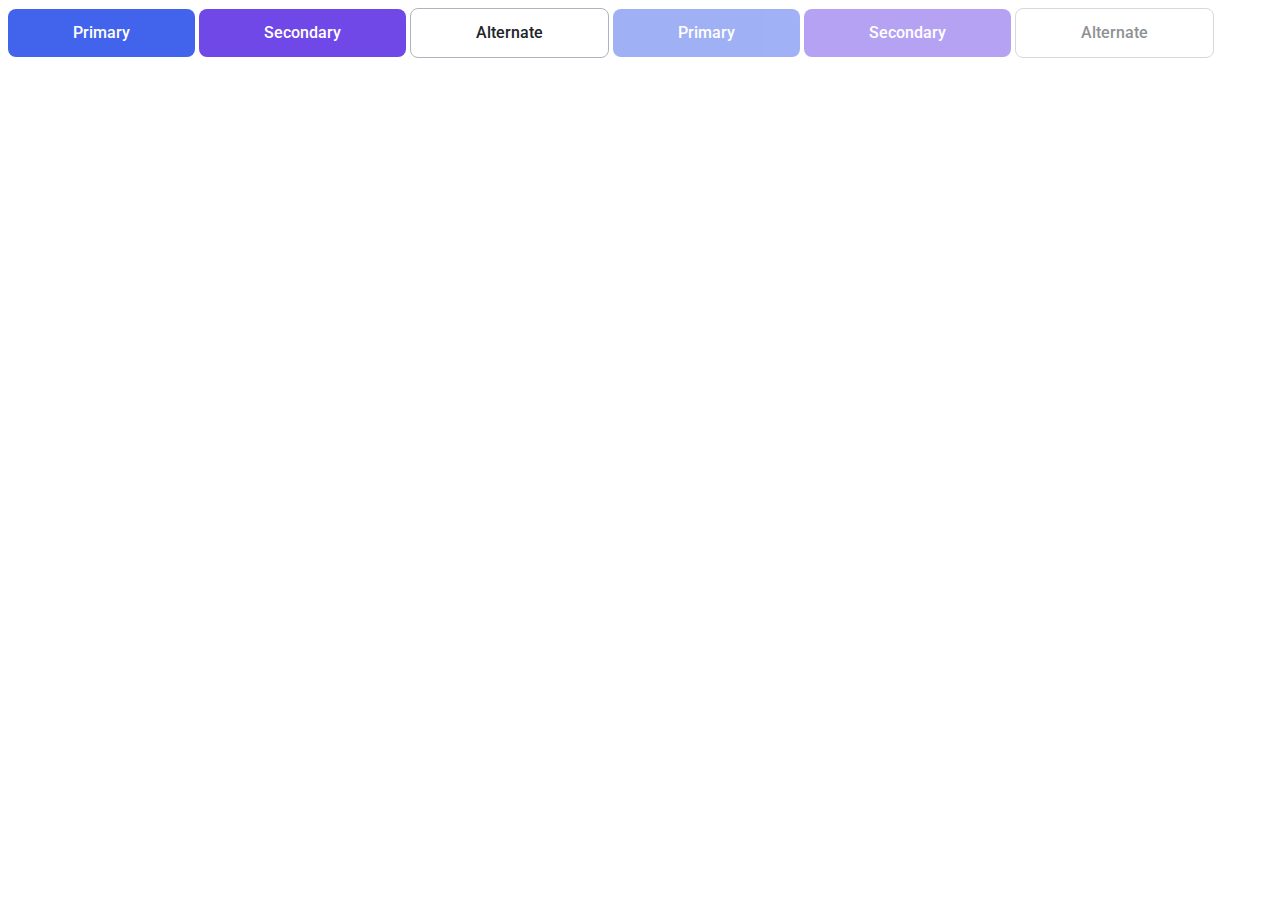
<file: 03-lection1/01-button/index.html>
<!DOCTYPE html>
<!-- Страница с кнопкой -->
<html lang="ru">
    <head>
        <link rel="stylesheet" href="../../assets/css/main.css">
        <link rel="stylesheet" href="./button.css">
    </head>
    <body>
 
        <button class="button button_primary">Primary</button>
        <button class="button button_secondary">Secondary</button>
        <button class="button button_alternate">Alternate</button>
        <button class="button button_primary" disabled>Primary</button>
        <button class="button button_secondary" disabled>Secondary</button>
        <button class="button button_alternate" disabled>Alternate</button>

    </body>
</html>
</file>
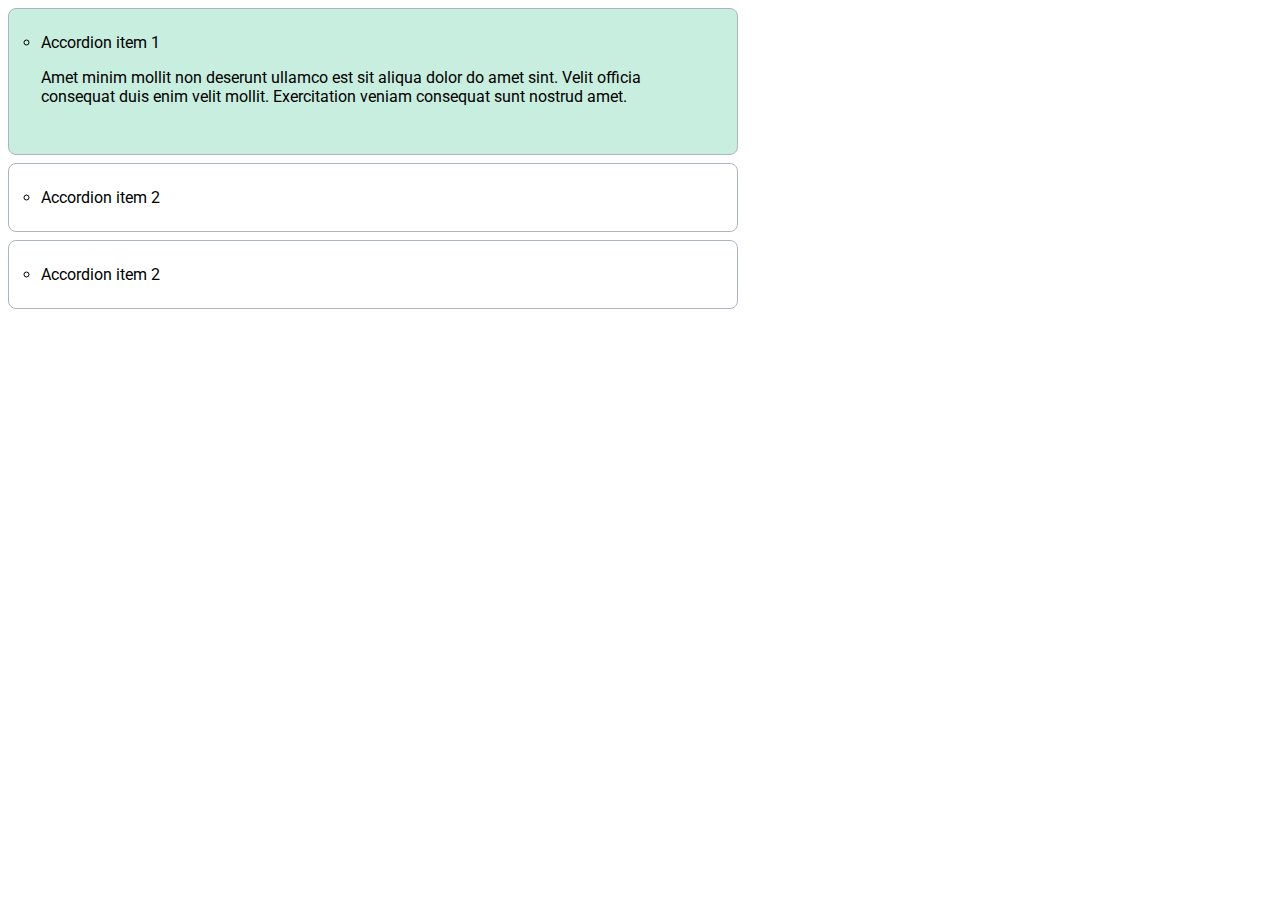
<file: 03-lection1/02-accordion/index.html>
<!DOCTYPE html>
<!-- Страница с аккордеоном -->
<html lang="ru">
    <head>
        <link rel="stylesheet" href="../../assets/css/main.css">
        <link rel="stylesheet" href="./accordion.css">
    </head>
    <body>
        <details class="accordion" open>
            <summary class="accordion__item">
                Accordion item 1
            </summary>
            <p class="accordion__text">
                Amet minim mollit non deserunt ullamco est sit aliqua dolor do amet sint. Velit officia consequat duis enim velit mollit. Exercitation veniam consequat sunt nostrud amet.
            </p>
        </details>
        <details class="accordion">
            <summary class="accordion__item">
                Accordion item 2
            </summary>
            <p class="accordion__text">
                Amet minim mollit non deserunt ullamco est sit aliqua dolor do amet sint. Velit officia consequat duis enim velit mollit. Exercitation veniam consequat sunt nostrud amet.
            </p>
        </details>
        <details class="accordion">
            <summary class="accordion__item">
                Accordion item 2
            </summary>
            <p class="accordion__text">
                Amet minim mollit non deserunt ullamco est sit aliqua dolor do amet sint. Velit officia consequat duis enim velit mollit. Exercitation veniam consequat sunt nostrud amet.
            </p>
        </details>
    </body>
</html>
</file>
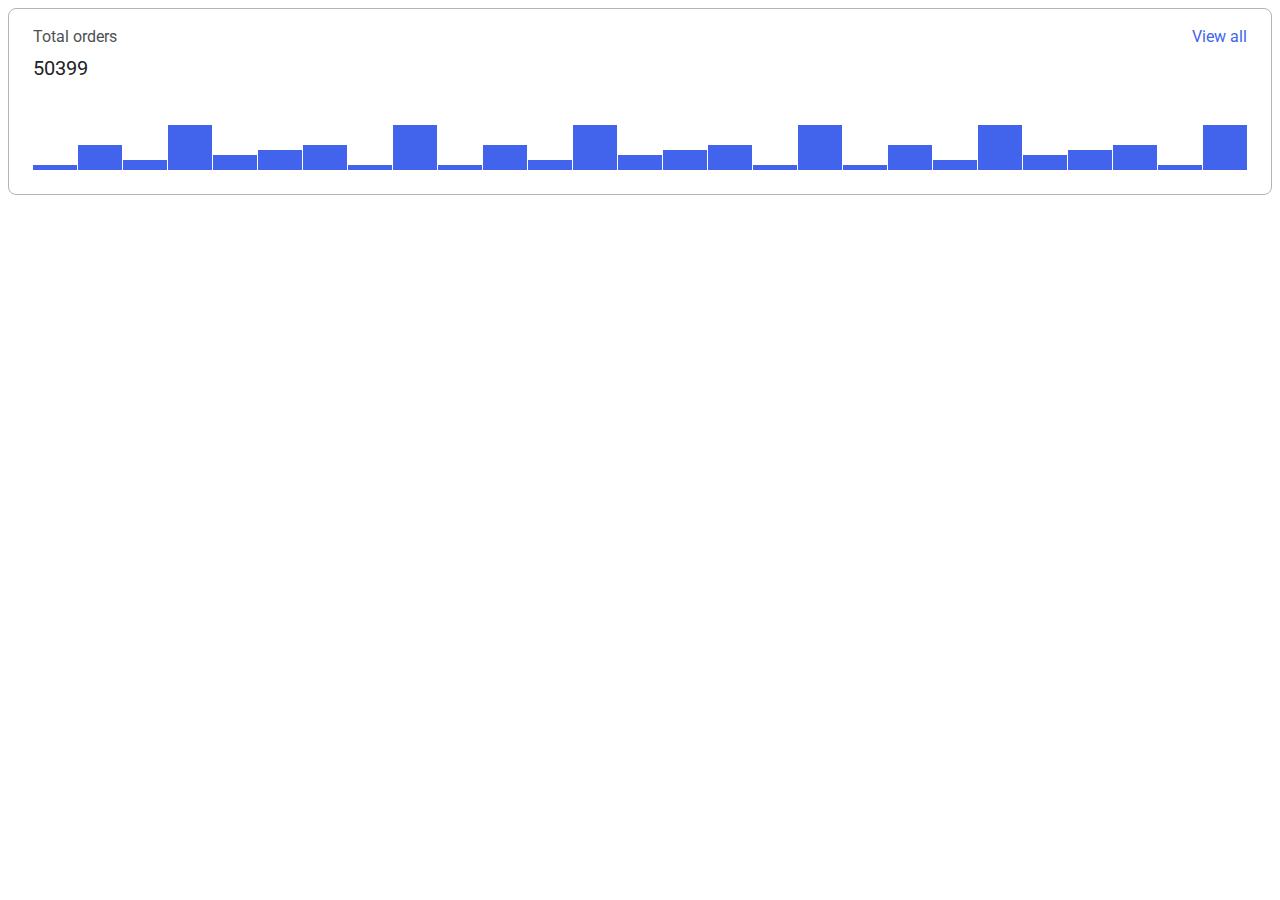
<file: 04-lection2/01-histogram/index.html>
<!DOCTYPE html>
<!-- Страница с гистограммой -->
<html lang="ru">
    <head>
        <link rel="stylesheet" href="../../assets/css/main.css">
        <link rel="stylesheet" href="./histogram.css">
    </head>
    <body>
        <div class="histogram">
            <div class="histogram__header">
                <p class="histogram__title">Total orders</p>
                <a href="#" class="histogram__link">View all</a>
            </div>
            <span class="histogram__total">50399</span>
            <div class="histogram__bars">
                <div class="histogram__bar" style="height: 10%"></div>
                <div class="histogram__bar" style="height: 50%"></div>
                <div class="histogram__bar" style="height: 20%"></div>
                <div class="histogram__bar" style="height: 90%"></div>
                <div class="histogram__bar" style="height: 30%"></div>
                <div class="histogram__bar" style="height: 40%"></div>
                <div class="histogram__bar" style="height: 50%"></div>
                <div class="histogram__bar" style="height: 10%"></div>
                <div class="histogram__bar" style="height: 90%"></div>
                <div class="histogram__bar" style="height: 10%"></div>
                <div class="histogram__bar" style="height: 50%"></div>
                <div class="histogram__bar" style="height: 20%"></div>
                <div class="histogram__bar" style="height: 90%"></div>
                <div class="histogram__bar" style="height: 30%"></div>
                <div class="histogram__bar" style="height: 40%"></div>
                <div class="histogram__bar" style="height: 50%"></div>
                <div class="histogram__bar" style="height: 10%"></div>
                <div class="histogram__bar" style="height: 90%"></div>
                <div class="histogram__bar" style="height: 10%"></div>
                <div class="histogram__bar" style="height: 50%"></div>
                <div class="histogram__bar" style="height: 20%"></div>
                <div class="histogram__bar" style="height: 90%"></div>
                <div class="histogram__bar" style="height: 30%"></div>
                <div class="histogram__bar" style="height: 40%"></div>
                <div class="histogram__bar" style="height: 50%"></div>
                <div class="histogram__bar" style="height: 10%"></div>
                <div class="histogram__bar" style="height: 90%"></div>
            </div>
        </div>
    </body>
</html>
</file>
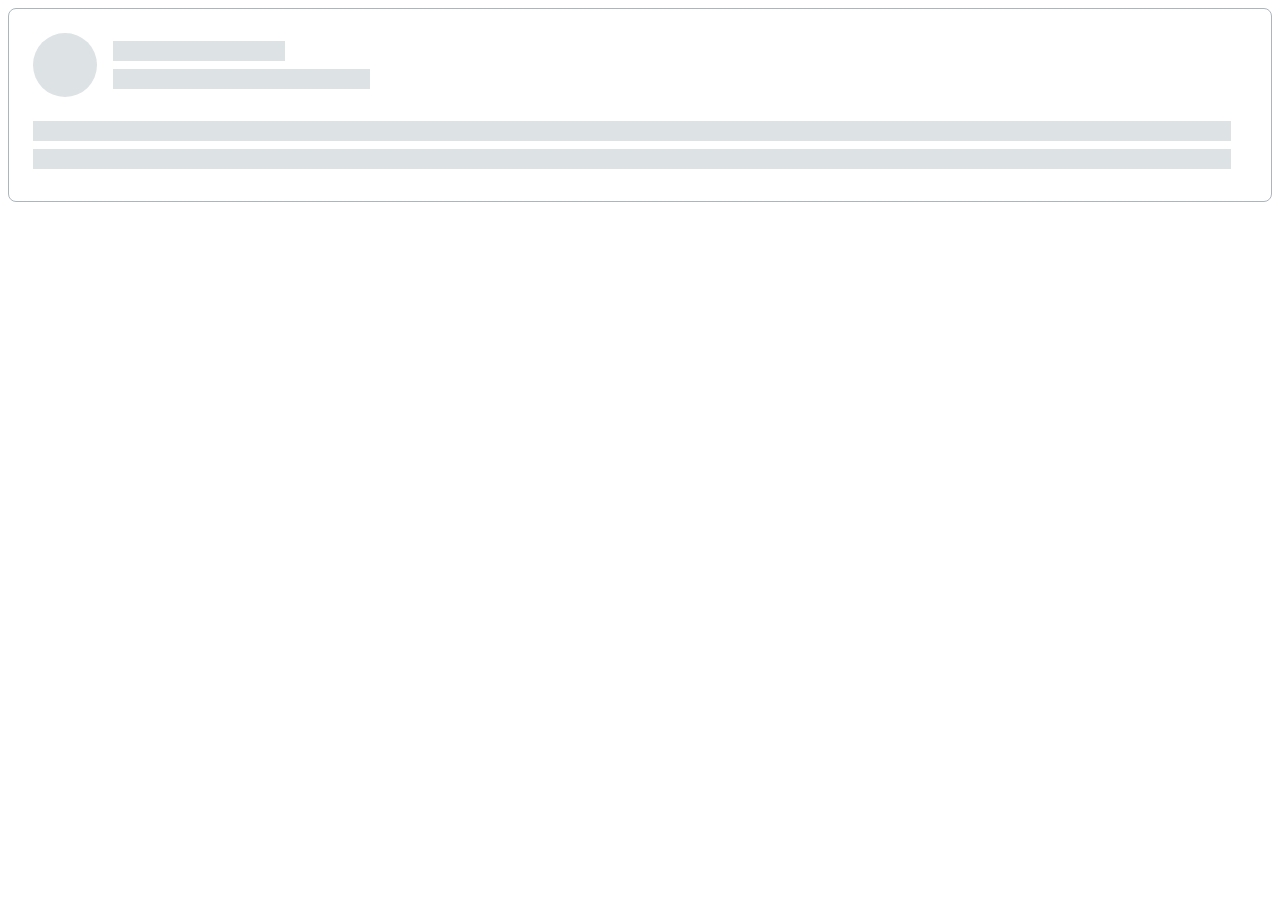
<file: 04-lection2/02-skeleton/index.html>
<!DOCTYPE html>
<!-- Страница со скелетоном -->
<html lang="ru">
    <head>
        <link rel="stylesheet" href="../../assets/css/main.css">
        <link rel="stylesheet" href="./skeleton.css">
    </head>
    <body>
        <div class="skeleton">
            <div class="skeleton__header">
                <div class="skeleton__circle"></div>
                <div class="skeleton__title">
                    <div class="skeleton__line skeleton__line_name"></div>
                    <div class="skeleton__line skeleton__line_date"></div>
                </div>
            </div>
            <div class="skeleton__body">
                <div class="skeleton__line"></div>
                <div class="skeleton__line"></div>
            </div>
        </div>
    </body>
</html>
</file>
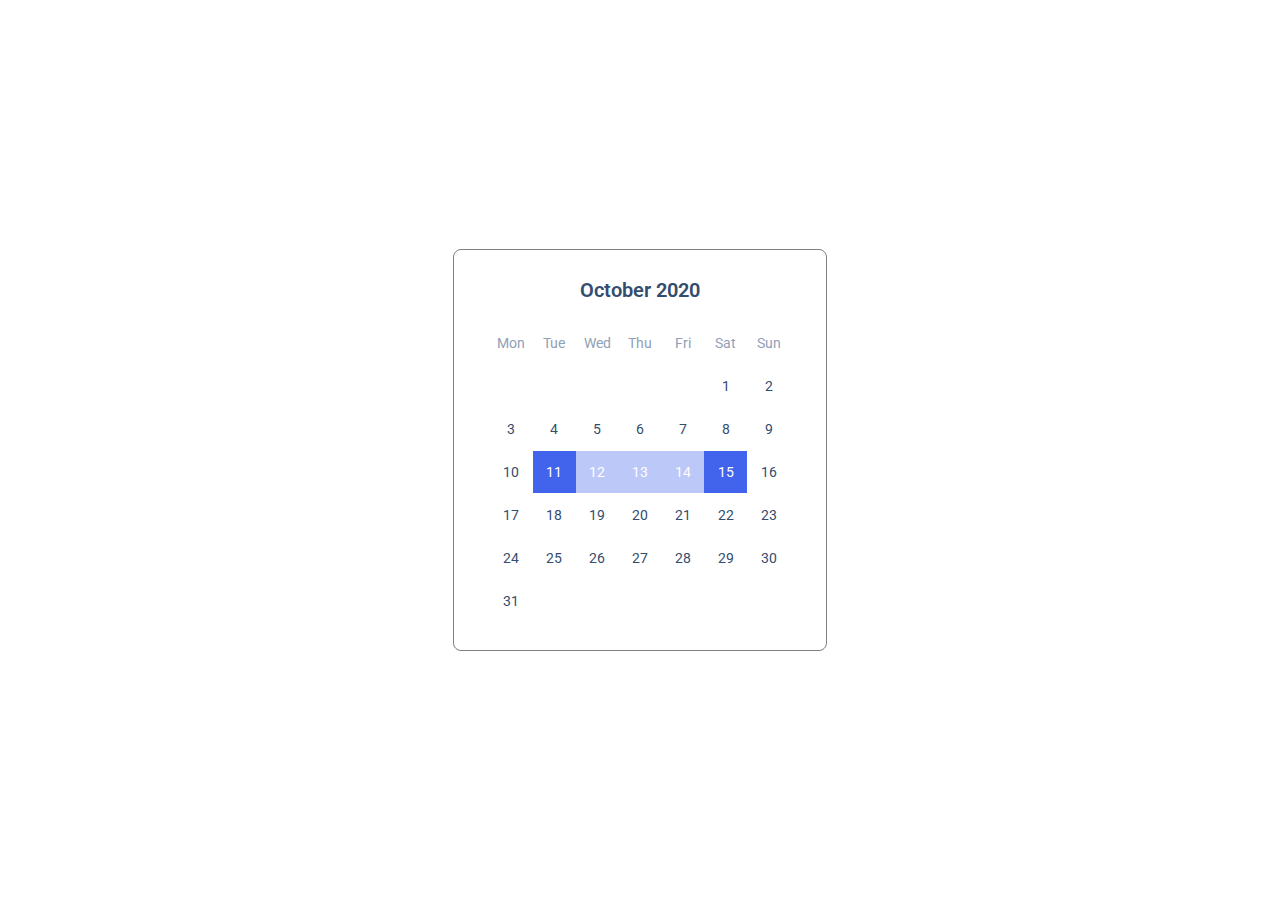
<file: 05-lection3/03-calendar/index.html>
<!DOCTYPE html>
<html lang="en">
<head>
    <meta charset="UTF-8">
    <title>Calendar</title>
    <link rel="stylesheet" href="../../assets/css/main.css">
    <link rel="stylesheet" href="./calendar.css">
    <link rel="stylesheet" href="./index.css">
</head>
<body>
    <div class="calendar">
        <div class="calendar__title">October 2020</div>
        <div class="calendar__wrapper">
            <div class="calendar__inner">
                <span class="calendar__item calendar__item_day">Mon</span>
                <span class="calendar__item calendar__item_day">Tue</span>
                <span class="calendar__item calendar__item_day">Wed</span>
                <span class="calendar__item calendar__item_day">Thu</span>
                <span class="calendar__item calendar__item_day">Fri</span>
                <span class="calendar__item calendar__item_day">Sat</span>
                <span class="calendar__item calendar__item_day">Sun</span>
                <span class="calendar__item"></span>
                <span class="calendar__item"></span>
                <span class="calendar__item"></span>
                <span class="calendar__item"></span>
                <span class="calendar__item"></span>
                <span class="calendar__item">1</span>
                <span class="calendar__item">2</span>
                <span class="calendar__item">3</span>
                <span class="calendar__item">4</span>
                <span class="calendar__item">5</span>
                <span class="calendar__item">6</span>
                <span class="calendar__item">7</span>
                <span class="calendar__item">8</span>
                <span class="calendar__item">9</span>
                <span class="calendar__item">10</span>
                <span class="calendar__item calendar__item_active">11</span>
                <span class="calendar__item calendar__item_between-active">12</span>
                <span class="calendar__item calendar__item_between-active">13</span>
                <span class="calendar__item calendar__item_between-active">14</span>
                <span class="calendar__item calendar__item_active">15</span>
                <span class="calendar__item">16</span>
                <span class="calendar__item">17</span>
                <span class="calendar__item">18</span>
                <span class="calendar__item">19</span>
                <span class="calendar__item">20</span>
                <span class="calendar__item">21</span>
                <span class="calendar__item">22</span>
                <span class="calendar__item">23</span>
                <span class="calendar__item">24</span>
                <span class="calendar__item">25</span>
                <span class="calendar__item">26</span>
                <span class="calendar__item">27</span>
                <span class="calendar__item">28</span>
                <span class="calendar__item">29</span>
                <span class="calendar__item">30</span>
                <span class="calendar__item">31</span>
            </div>
        </div>
    </div>
</body>
</html>
</file>
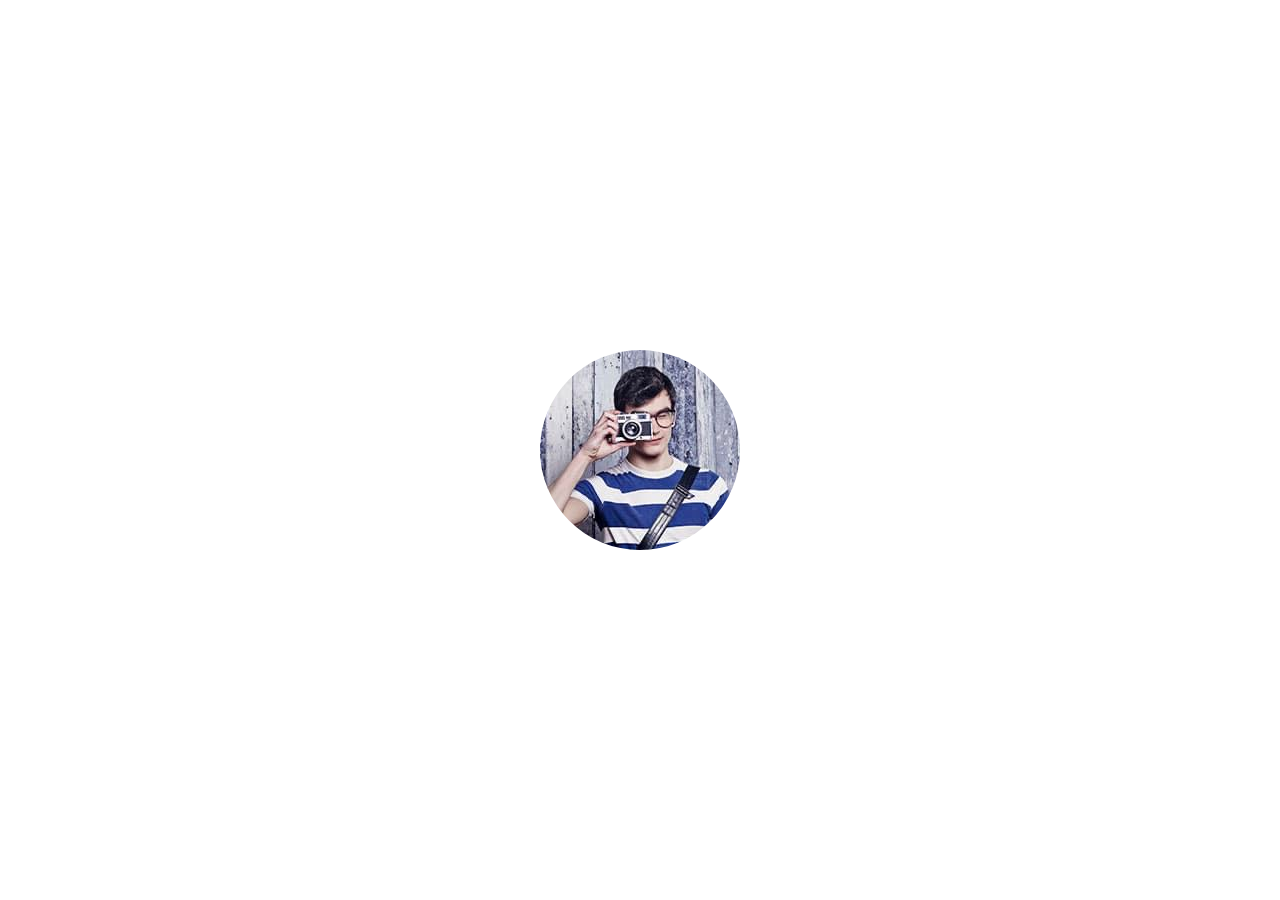
<file: 06-lection4/01-avatar/index.html>
<!DOCTYPE html>
<!-- Страница с аватаром -->
<html lang="ru">
    <head>
        <link rel="stylesheet" href="../../assets/css/main.css">
        <link rel="stylesheet" href="./avatar.css">
        <link rel="stylesheet" href="./index.css">
        <title>Avatar</title>
    </head>
    <body>
        <div class="avatar">
            <img class="avatar__image" src="./public/avatar-200.jpg">
        </div>
    </body>
</html>
</file>
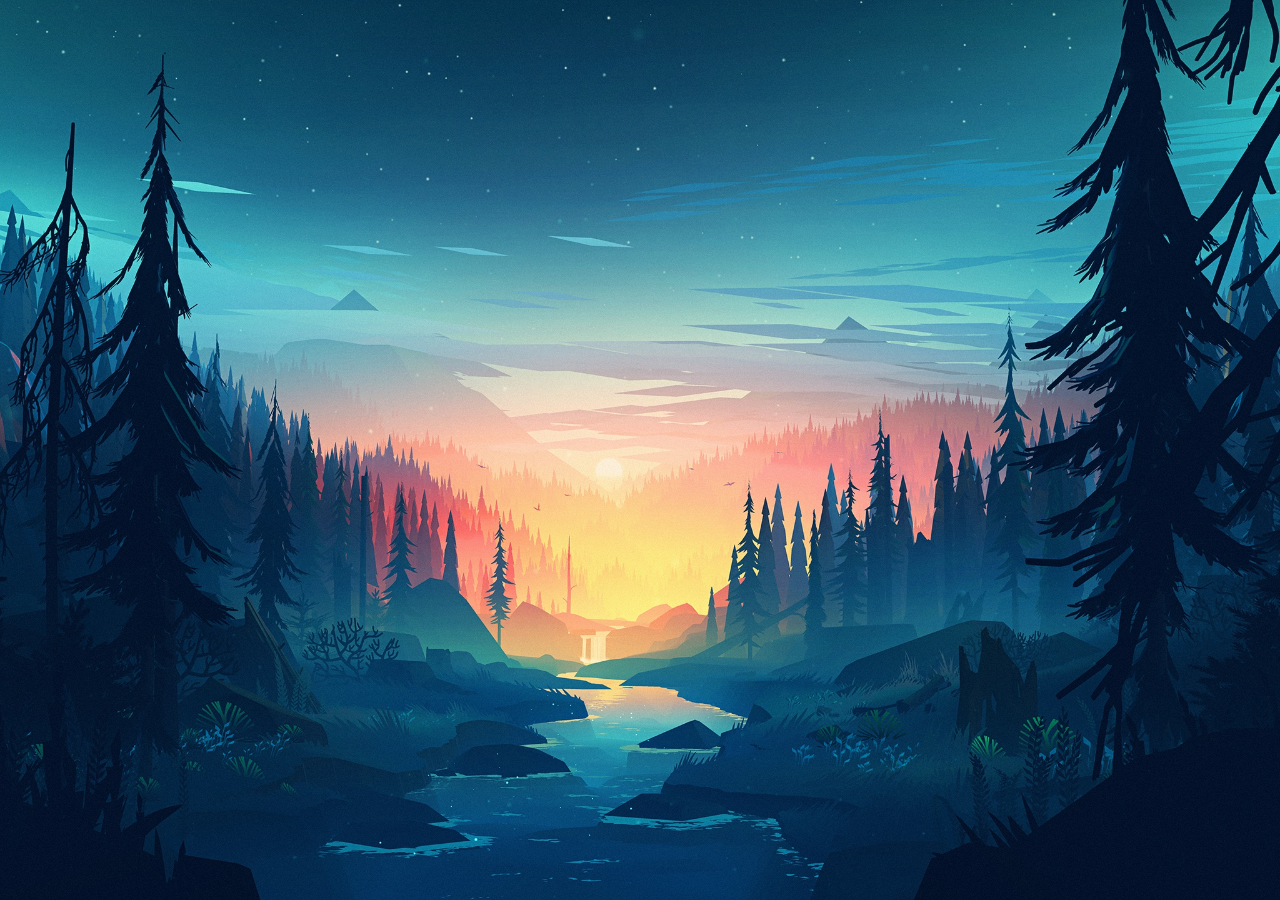
<file: 06-lection4/02-background-image/index.html>
<!DOCTYPE html>
<html lang="ru">
    <head>
        <link rel="stylesheet" href="../../assets/css/main.css">
        <link rel="stylesheet" href="./background-image.css">
        <link rel="stylesheet" href="./index.css">
        <title>Background</title>
    </head>
    <body>
        <div class="background"></div>
    </body>
</html>
</file>
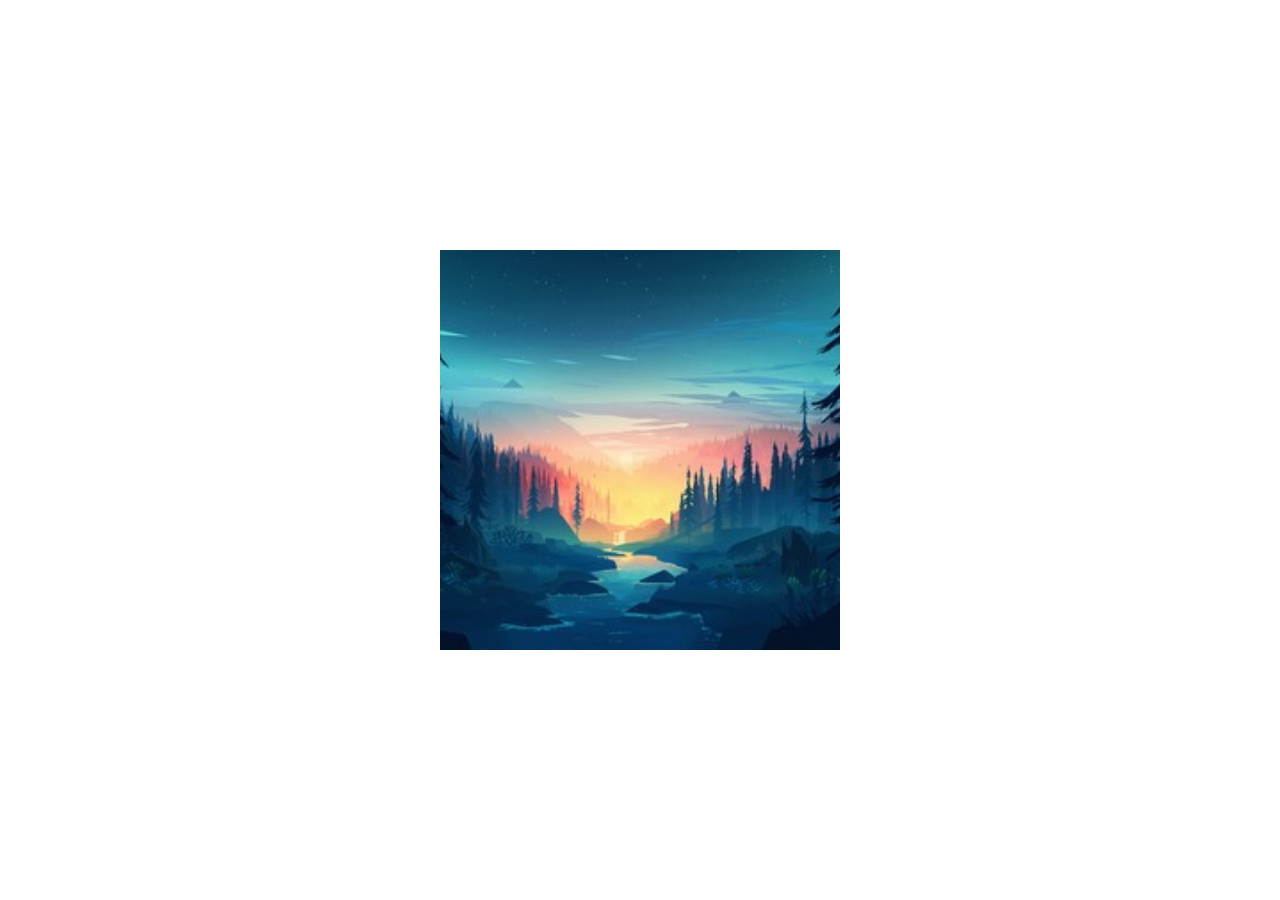
<file: 06-lection4/03-srcset/index.html>
<!DOCTYPE html>
<html lang="ru">
    <head>
        <link rel="stylesheet" href="../../assets/css/main.css">
        <link rel="stylesheet" href="./srcset.css">
        <link rel="stylesheet" href="./index.css">
    </head>
    <body>
        <div class="block">
            <img class="block__image" src="./public/forest_400.jpg" srcset="./public/forest_400.jpg 1x, ./public/forest_768.jpg 2x">
        </div>
    </body>
</html>
</file>
<file: assets/css/main.css>
@import '../fonts/fonts.css';

:root {
    --white: #ffffff;
    --black: #212429;
    --pink: #F784AD;
    --purple: #7048E8;
    --purple-1: #5028C6;
    --blue: #4263EB;
    --blue-1: #2342C0;
    --red: #F03D3E;
    --grey-1: #F8F9FA;
    --grey-2: #DDE2E5;
    --grey-3: #ACB5BD;
    --grey-4: #495057;

    --error: var(--red);
    --success: var(--blue);

    --primary: var(--blue);
    --secondary: var(--purple);
}

* {
    font-family: 'Roboto', sans-serif;
}
</file>
<file: 03-lection1/01-button/button.css>
/* Стилизация кнопки */

.button {
  font-family: Roboto;
  font-weight: 500;
  font-size: 16px;
  line-height: 1.1;
  color: var(--white);

  display: inline-block;
  border: 0;
  border-radius: 8px;
  padding: 15px 65px;
}

.button_primary,
.button_primary:disabled:hover {
  background-color: var(--primary);
}

.button_secondary,
.button_secondary:disabled:hover {
  background-color: var(--secondary);
}

.button_alternate,
.button_alternate:disabled:hover {
  background-color: var(--white);
  color: var(--black);
  border: 1px solid var(--grey-3);
}

.button_primary:hover {
  background-color: var(--blue-1);
}

.button_secondary:hover {
  background-color: var(--purple-1);
}

.button_alternate:hover {
  border-color: var(--black);
}

.button:disabled {
  opacity: 0.5;
  cursor: not-allowed;
}
</file>
<file: 03-lection1/02-accordion/accordion.css>
/* Стилизация аккордеона */

* {
  box-sizing: border-box;
}

details {
  padding: 24px 32px;
  border: solid 1px #acb5bd;
  border-radius: 8px;
  margin-bottom: 8px;
  width: 730px;
}

details[open] {
  background-color: rgb(200, 238, 223);
  padding-bottom: 32px;
}

summary {
  list-style: circle;
}

/* Не рабоает почему-то
.accordion:last-child {
  color: red;
}*/
</file>
<file: 04-lection2/01-histogram/histogram.css>
.histogram {
    width: 100%;
    border: 1px solid #ACB5BD;
    box-sizing: border-box;
    border-radius: 8px;
    background-color: #FFFFFF;
    padding: 16px 24px 24px 24px;
}

.histogram__bars {
    display: flex;
    justify-content: stretch;
    flex-wrap: nowrap;
    width: 100%;
    align-items: flex-end;
    flex-direction: row;
    height: 50px;
}

.histogram__bar {
    flex: 1 0 auto;
    margin-right: 1px;
    background: #4263EB;
}

.histogram__bar:last-child {
    margin-right: 0;
}

.histogram__header {
    display: flex;
    justify-content: space-between;
    margin-bottom: 6px;
}

.histogram__title {
    margin: 0;
    font-size: 16px;
    line-height: 24px;
    color: #212429;
    opacity: 0.8;
}

.histogram__link {
    display: block;
    color: #4263EB;
    font-size: 16px;
    line-height: 24px;
    margin-left: 20px;
    text-decoration: none;
}

.histogram__total {
    font-size: 20px;
    line-height: 26px;
    margin-bottom: 39px;
    display: block;
    color: #212429;
}
</file>
<file: 04-lection2/02-skeleton/skeleton.css>
.skeleton {
    border: 1px solid #ACB5BD;
    padding: 24px 40px 32px 24px;
    border-radius: 8px;
}

.skeleton__header {
    display: flex;
    align-items: center;
    margin-bottom: 24px;
}

.skeleton__circle {
    flex-shrink: 0;
    width: 64px;
    height: 64px;
    border-radius: 50%;
    background: #DDE2E5;
}

.skeleton__title {
    flex-shrink: 1;
    flex-basis: 100%;
    margin-left: 16px;
}

.skeleton__line {
    height: 20px;
    max-width: 100%;
    width: 100%;
    margin-bottom: 8px;
    background: #DDE2E5;
}

.skeleton__line:last-child {
    margin-bottom: 0;
}

.skeleton__line_name {
    max-width: 172px;
}

.skeleton__line_date {
    max-width: 257px;
}
</file>
<file: 05-lection3/03-calendar/calendar.css>
.calendar {
    border: 1px solid gray;
    border-radius: 8px;
    padding: 28px 36px;
    width: 100%;
    max-width: 300px;
}

.calendar__title {
    font-weight: 600;
    font-size: 20px;
    line-height: 24px;
    color: #334D6E;
    text-align: center;
    margin-bottom: 20px;
}

.calendar__wrapper {
    padding-bottom: 100%;
    position: relative;
}

.calendar__inner {
    position: absolute;
    top: 0;
    bottom: 0;
    left: 0;
    right: 0;
    display: grid;
    grid-template-columns: repeat(7, 1fr);
}

.calendar__item {
    display: flex;
    justify-content: center;
    align-items: center;
    font-size: 14px;
    line-height: 20px;
    color: #334D6E;
}

.calendar__item_day {
    color: #90A0B7;
}

.calendar__item_active {
    background: #4263EB;
    color: white;
}

.calendar__item_between-active {
    background: #a0b1f5b3;
    color: white;
}
</file>
<file: 05-lection3/03-calendar/index.css>
html {
    height: 100%;
}

body {
    margin: 0;
    display: flex;
    justify-content: center;
    align-items: center;
    height: 100%;
}
</file>
<file: 06-lection4/01-avatar/avatar.css>
.avatar {
    width: 200px;
    height: 200px;
    border-radius: 50%;
    overflow: hidden;
}

.avatar__image {
    width: 100%;
    height: 100%;
    object-fit: cover;
}
</file>
<file: 06-lection4/01-avatar/index.css>
html {
    margin: 0;
    height: 100%;
}

body {
    margin: 0;
    height: 100%;
    display: flex;
    justify-content: center;
    align-items: center;
}
</file>
<file: 06-lection4/02-background-image/background-image.css>
.background {
    background-image: url('./public/forest_768.jpg');
    background-repeat: no-repeat;
    background-size: cover;
    height: 100%;
    background-position: center center;
}

@media screen and (min-width: 768px) {
    .background {
        background-image: url('./public/forest_1024.jpg');
    }
}

@media screen and (min-width: 1280px) {
    .background {
        background-image: url('./public/forest_2560.jpg');
    }
}
</file>
<file: 06-lection4/02-background-image/index.css>
html {
    margin: 0;
    height: 100%;
}

body {
    margin: 0;
    height: 100%;
}
</file>
<file: 06-lection4/03-srcset/srcset.css>
.block {
    width: 400px;
    height: 400px;
}

.block__image {
    width: 100%;
    height: 100%;
    object-fit: cover;
}
</file>
<file: 06-lection4/03-srcset/index.css>
html {
    margin: 0;
    height: 100%;
}

body {
    margin: 0;
    height: 100%;
    display: flex;
    justify-content: center;
    align-items: center;
}
</file>
